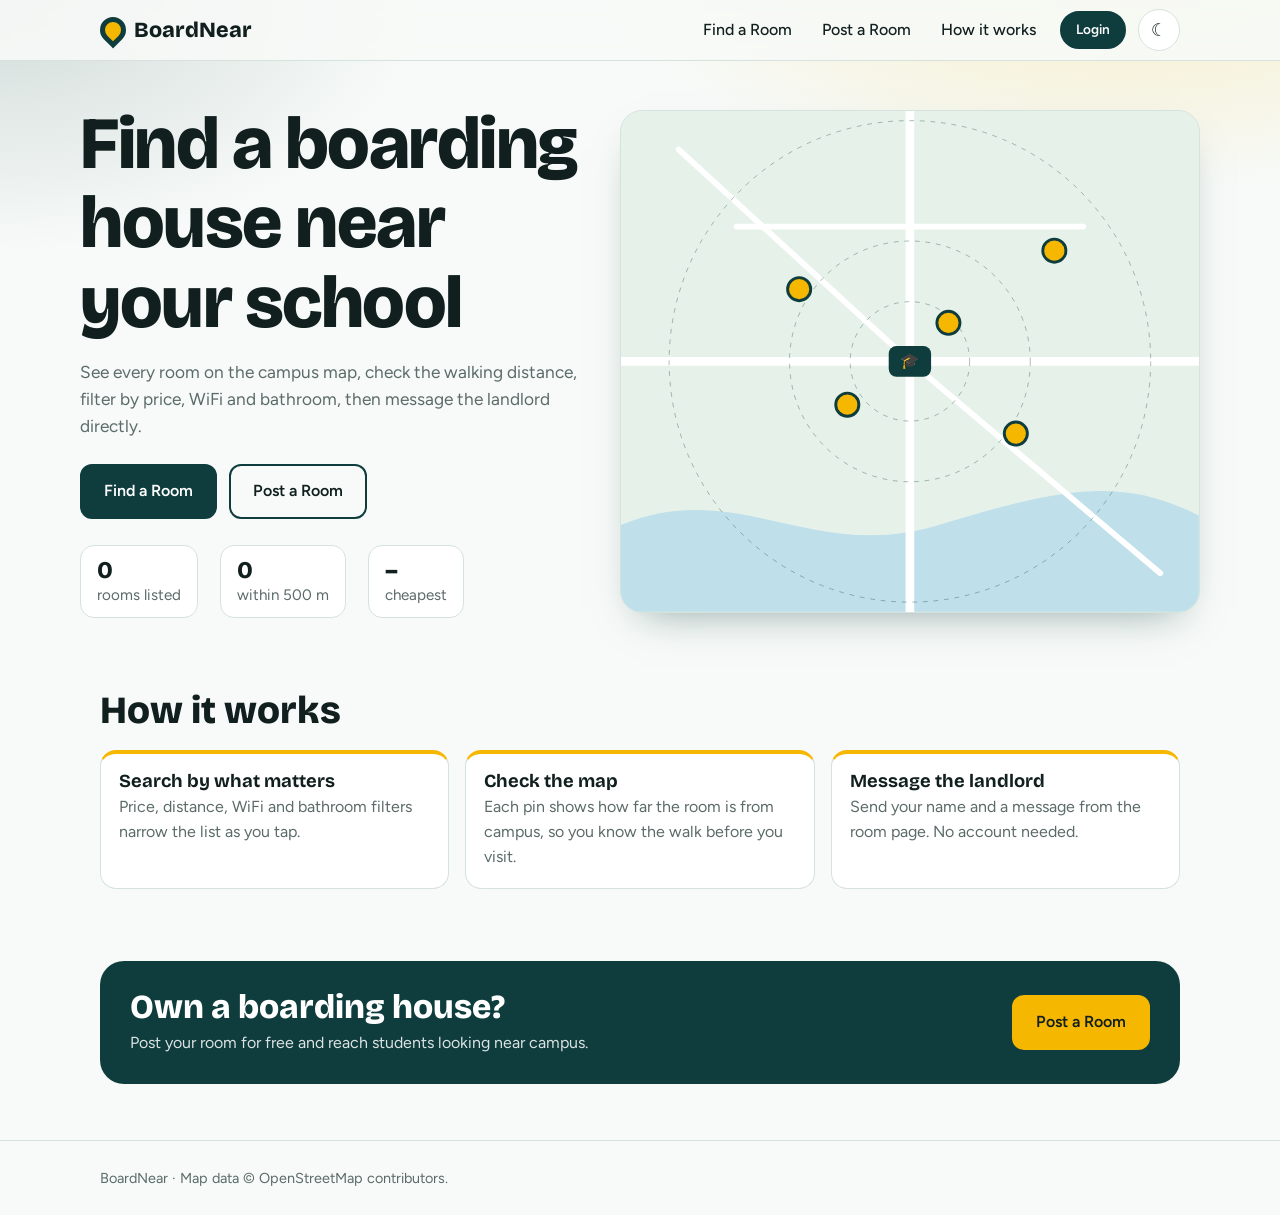
<file: index.html>
<!DOCTYPE html>
<html lang="en">
<head>
<meta charset="utf-8">
<meta name="viewport" content="width=device-width, initial-scale=1, viewport-fit=cover">
<title>BoardNear – Find a boarding house near your school</title>
<link rel="preconnect" href="https://fonts.googleapis.com">
<link href="https://fonts.googleapis.com/css2?family=Bricolage+Grotesque:wght@600;800&family=Figtree:wght@400;500;600&display=swap" rel="stylesheet">
<script src="https://accounts.google.com/gsi/client" async defer></script>
<link rel="stylesheet" href="style.css">
</head>
<body data-page="home">
<header><div class="wrap bar">
<a class="logo" href="index.html"><i></i>BoardNear</a>
<nav id="nav" aria-label="Main"><a href="find.html">Find a Room</a><a href="post.html">Post a Room</a><a href="index.html#how">How it works</a></nav>
<div id="auth"></div>
<button class="ib" id="theme" aria-label="Switch light or dark mode">☾</button>
<button class="ib" id="menuBtn" aria-label="Open menu" aria-expanded="false">☰</button>
</div></header>

<main>
<div class="wrap hero">
 <div>
  <h1>Find a boarding house near your school</h1>
  <p>See every room on the campus map, check the walking distance, filter by price, WiFi and bathroom, then message the landlord directly.</p>
  <div class="cta"><a class="btn pri" href="find.html">Find a Room</a><a class="btn" href="post.html">Post a Room</a></div>
  <div class="stats"><div><b id="sCount">0</b>rooms listed</div><div><b id="sNear">0</b>within 500 m</div><div><b id="sMin">–</b>cheapest</div></div>
 </div>
 <div class="mapbox heroimg"><svg viewBox="0 0 600 520" role="img" aria-label="Illustration: boarding houses around a school">
<rect width="600" height="520" fill="var(--land)"/>
<path d="M0 430 C120 380 200 470 330 430 S520 380 600 420 V520 H0Z" fill="var(--water)"/>
<g stroke="var(--road)" stroke-width="9" fill="none" stroke-linecap="round"><path d="M0 260 H600"/><path d="M300 0 V520"/><path d="M60 40 L300 260 L560 480" stroke-width="6"/><path d="M120 120 H480" stroke-width="6"/></g>
<g fill="none" stroke="var(--pine)" stroke-opacity=".35" stroke-dasharray="5 6"><circle cx="300" cy="260" r="62"/><circle cx="300" cy="260" r="125"/><circle cx="300" cy="260" r="250"/></g>
<g fill="var(--sun)" stroke="var(--pine)" stroke-width="3"><circle cx="340" cy="220" r="12"/><circle cx="235" cy="305" r="12"/><circle cx="410" cy="335" r="12"/><circle cx="185" cy="185" r="12"/><circle cx="450" cy="145" r="12"/></g>
<g transform="translate(300 260)"><rect x="-22" y="-16" width="44" height="32" rx="8" fill="var(--pine)"/><text y="5" text-anchor="middle" font-size="16">🎓</text></g>
</svg></div>
</div>

<section id="how"><div class="wrap">
 <div class="head"><h2>How it works</h2></div>
 <div class="how">
  <div><h3>Search by what matters</h3><p>Price, distance, WiFi and bathroom filters narrow the list as you tap.</p></div>
  <div><h3>Check the map</h3><p>Each pin shows how far the room is from campus, so you know the walk before you visit.</p></div>
  <div><h3>Message the landlord</h3><p>Send your name and a message from the room page. No account needed.</p></div>
 </div>
</div></section>
<section><div class="wrap"><div class="band"><div><h2>Own a boarding house?</h2><p>Post your room for free and reach students looking near campus.</p></div><a class="btn" href="post.html">Post a Room</a></div></div></section>
</main>

<footer><div class="wrap">BoardNear · Map data © OpenStreetMap contributors.</div></footer>
<div class="toast" id="toast" role="status"></div>
<script src="script.js"></script>
</body>
</html>
</file>
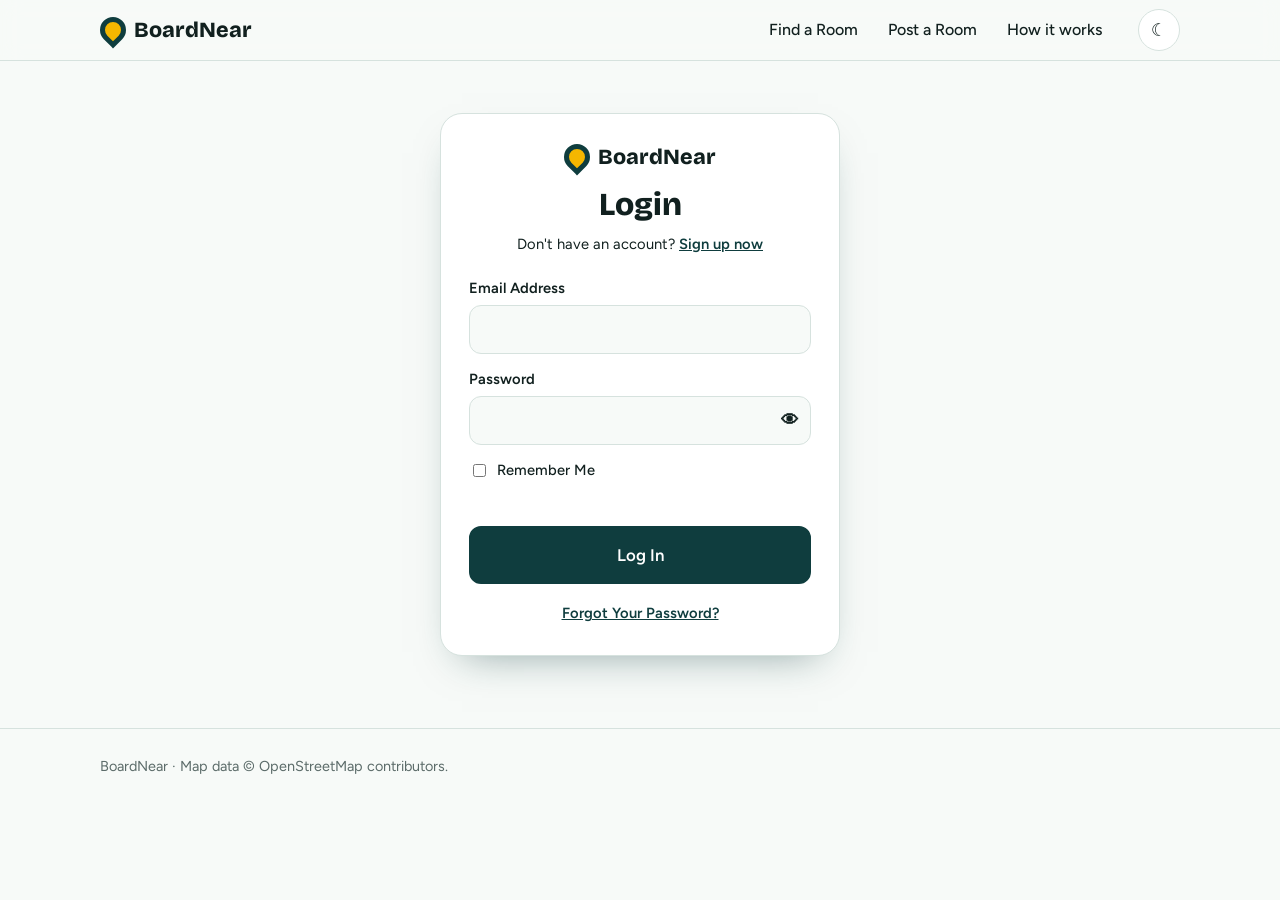
<file: login.html>
<!DOCTYPE html>
<html lang="en">
<head>
<meta charset="utf-8">
<meta name="viewport" content="width=device-width, initial-scale=1, viewport-fit=cover">
<title>Login – BoardNear</title>
<link rel="preconnect" href="https://fonts.googleapis.com">
<link href="https://fonts.googleapis.com/css2?family=Bricolage+Grotesque:wght@600;800&family=Figtree:wght@400;500;600&display=swap" rel="stylesheet">
<script src="https://accounts.google.com/gsi/client" async defer></script>
<link rel="stylesheet" href="style.css">
</head>
<body data-page="login">
<header><div class="wrap bar">
<a class="logo" href="index.html"><i></i>BoardNear</a>
<nav id="nav" aria-label="Main"><a href="find.html">Find a Room</a><a href="post.html">Post a Room</a><a href="index.html#how">How it works</a></nav>
<div id="auth"></div>
<button class="ib" id="theme" aria-label="Switch light or dark mode">☾</button>
<button class="ib" id="menuBtn" aria-label="Open menu" aria-expanded="false">☰</button>
</div></header>

<main><section><div class="wrap">
 <div class="authcard" id="authCard">
  <a class="logo" href="index.html"><i></i>BoardNear</a>
  <h1 id="aTitle">Login</h1>
  <p class="sub" id="aSub"></p>
  <form id="authForm" novalidate>
   <label id="fName" hidden>Full Name<input type="text" id="aName" autocomplete="name"></label>
   <label>Email Address<input type="email" id="aEmail" autocomplete="email" inputmode="email"></label>
   <label><span id="passLbl">Password</span><span class="pw"><input type="password" id="aPass" autocomplete="current-password"><button type="button" class="eye" id="aEye" aria-label="Show password">👁</button></span></label>
   <label id="fConf" hidden>Confirm Password<input type="password" id="aConf" autocomplete="new-password"></label>
   <label class="rem" id="fRem"><input type="checkbox" id="aRem"> Remember Me</label>
   <p class="meta" id="aNote" hidden>This demo resets passwords for accounts made on this device only.</p>
   <p class="err" id="aErr" role="alert"></p>
   <button class="btn pri full" id="aBtn" type="submit">Log In</button>
  </form>
  <p class="forgot" id="forgotRow"><a href="#" data-mode="forgot">Forgot Your Password?</a></p>
  <div id="gWrap"><div class="or"><span>or</span></div><div id="gBtn"></div></div>
 </div>
</div></section></main>

<footer><div class="wrap">BoardNear · Map data © OpenStreetMap contributors.</div></footer>
<div class="toast" id="toast" role="status"></div>
<script src="script.js"></script>
</body>
</html>
</file>
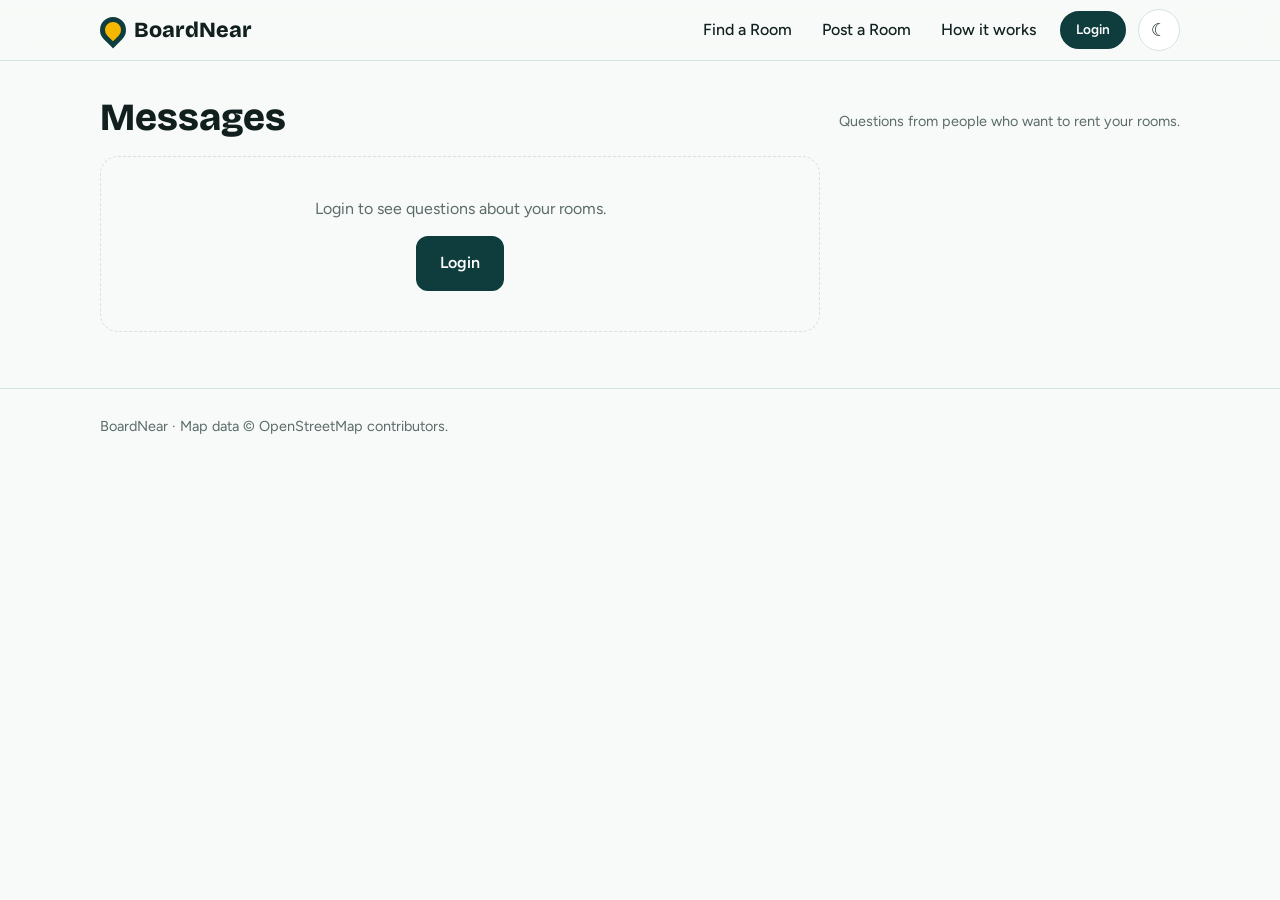
<file: messages.html>
<!DOCTYPE html>
<html lang="en">
<head>
<meta charset="utf-8">
<meta name="viewport" content="width=device-width, initial-scale=1, viewport-fit=cover">
<title>Messages – BoardNear</title>
<link rel="preconnect" href="https://fonts.googleapis.com">
<link href="https://fonts.googleapis.com/css2?family=Bricolage+Grotesque:wght@600;800&family=Figtree:wght@400;500;600&display=swap" rel="stylesheet">
<script src="https://accounts.google.com/gsi/client" async defer></script>
<link rel="stylesheet" href="style.css">
</head>
<body data-page="messages">
<header><div class="wrap bar">
<a class="logo" href="index.html"><i></i>BoardNear</a>
<nav id="nav" aria-label="Main"><a href="find.html">Find a Room</a><a href="post.html">Post a Room</a><a href="index.html#how">How it works</a></nav>
<div id="auth"></div>
<button class="ib" id="theme" aria-label="Switch light or dark mode">☾</button>
<button class="ib" id="menuBtn" aria-label="Open menu" aria-expanded="false">☰</button>
</div></header>

<main><section><div class="wrap">
 <div class="head"><h2>Messages</h2><span class="meta">Questions from people who want to rent your rooms.</span></div>
 <div class="msgs" id="msgList"></div>
</div></section></main>

<footer><div class="wrap">BoardNear · Map data © OpenStreetMap contributors.</div></footer>
<div class="toast" id="toast" role="status"></div>
<script src="script.js"></script>
</body>
</html>
</file>
<file: style.css>
:root{--bg:#f7faf8;--surface:#fff;--ink:#11201f;--muted:#5b6b69;--line:#d6e2de;--pine:#0f3d3e;--pine-ink:#fff;--sun:#f5b700;--land:#e6f1ea;--road:#fff;--water:#bfe0ea;--err:#b3261e;
box-sizing:border-box;padding-top:env(safe-area-inset-top,0px);padding-bottom:env(safe-area-inset-bottom,0px)}
@media (prefers-color-scheme:dark){:root:not([data-theme="light"]){--bg:#0c1615;--surface:#13221f;--ink:#e8f2ef;--muted:#9bb0ab;--line:#26403b;--pine:#7fd1b9;--pine-ink:#08201b;--land:#162a26;--road:#22403a;--water:#1b3d4a;--err:#ff8a80;color-scheme:dark}}
:root[data-theme="dark"]{--bg:#0c1615;--surface:#13221f;--ink:#e8f2ef;--muted:#9bb0ab;--line:#26403b;--pine:#7fd1b9;--pine-ink:#08201b;--land:#162a26;--road:#22403a;--water:#1b3d4a;--err:#ff8a80;color-scheme:dark}
html{scroll-behavior:smooth;scroll-padding-top:70px;height:auto}
*{box-sizing:border-box}
body{margin:0;background:var(--bg);color:var(--ink);font:400 16px/1.55 Figtree,system-ui,-apple-system,"Segoe UI",sans-serif}
h1,h2,h3{font-family:"Bricolage Grotesque",Figtree,system-ui,sans-serif;line-height:1.08;margin:0}
a{color:inherit}
button,input,textarea,select{font:inherit;color:inherit}
:focus-visible{outline:3px solid var(--sun);outline-offset:2px}
.wrap{max-width:1120px;margin:0 auto;padding:0 20px}
header{position:sticky;top:0;z-index:20;background:color-mix(in srgb,var(--bg) 88%,transparent);backdrop-filter:blur(10px);border-bottom:1px solid var(--line)}
.bar{display:flex;align-items:center;gap:12px;height:60px}
.logo{font:800 1.35rem "Bricolage Grotesque",sans-serif;text-decoration:none;display:flex;align-items:center;gap:8px;margin-right:auto}
.logo i{width:26px;height:26px;border-radius:50% 50% 50% 0;transform:rotate(-45deg);background:var(--sun);display:inline-block;border:5px solid var(--pine)}
nav{display:flex;gap:6px}
nav a{padding:8px 12px;border-radius:99px;text-decoration:none;font-weight:500}
nav a:hover{background:var(--land)}
.ib{width:42px;height:42px;border-radius:50%;border:1.5px solid var(--line);background:var(--surface);cursor:pointer;font-size:1.1rem}
#menuBtn{display:none}
.btn{display:inline-flex;align-items:center;justify-content:center;gap:8px;padding:13px 22px;border-radius:12px;border:2px solid var(--pine);background:transparent;font-weight:600;cursor:pointer;text-decoration:none;transition:transform .15s}
.btn:active{transform:scale(.97)}
.btn.pri{background:var(--pine);color:var(--pine-ink)}
.hero{display:grid;grid-template-columns:1fr 1.15fr;gap:36px;align-items:center;padding:44px 0 36px}
.hero h1{font-size:clamp(2.3rem,6vw,4rem);font-weight:800;letter-spacing:-.02em}
.hero p{color:var(--muted);max-width:46ch;margin:16px 0 24px;font-size:1.08rem}
.cta{display:flex;gap:12px;flex-wrap:wrap}
.stats{display:flex;gap:22px;margin-top:26px;color:var(--muted);font-size:.95rem}
.stats b{display:block;font:800 1.5rem "Bricolage Grotesque",sans-serif;color:var(--ink)}
.mapbox{position:relative;isolation:isolate;border:1.5px solid var(--line);border-radius:22px;overflow:hidden;background:var(--land);box-shadow:0 18px 40px -22px rgba(15,61,62,.5)}
#map{width:100%;height:440px;z-index:0}
.legend{z-index:500;position:absolute;left:12px;bottom:12px;background:var(--surface);border:1px solid var(--line);border-radius:10px;padding:6px 10px;font-size:.8rem;color:var(--muted)}
section{padding:36px 0}
.head{display:flex;flex-wrap:wrap;align-items:end;justify-content:space-between;gap:14px;margin-bottom:18px}
.head h2{font-size:clamp(1.7rem,4vw,2.4rem);font-weight:800}
.chips{display:flex;gap:8px;flex-wrap:wrap;margin-bottom:18px;align-items:center}
.chip{padding:8px 16px;border-radius:99px;border:1.5px solid var(--pine);background:transparent;cursor:pointer;font-weight:500}
.chip[aria-pressed="true"]{background:var(--pine);color:var(--pine-ink)}
select.chip{appearance:none;background:var(--surface);padding-right:16px}
.grid{display:grid;grid-template-columns:repeat(auto-fill,minmax(310px,1fr));gap:16px}
.card{display:grid;grid-template-columns:112px 1fr auto;gap:14px;align-items:center;background:var(--surface);border:1.5px solid var(--line);border-radius:18px;padding:12px;cursor:pointer;transition:border-color .15s,transform .15s}
.card:hover,.card.on{border-color:var(--pine)}
.card h3{font-size:1.15rem}
.photo{border-radius:12px;display:grid;place-items:center;font-size:2.2rem;background-size:cover;background-position:center;aspect-ratio:1}
.meta{color:var(--muted);font-size:.9rem;margin:2px 0 6px}
.price{font-weight:600}
.tag{display:inline-block;font-size:.75rem;padding:2px 8px;border-radius:99px;background:var(--land);margin-right:4px}
.heart{border:0;background:none;font-size:1.5rem;cursor:pointer;align-self:start;color:var(--muted);padding:4px}
.heart[aria-pressed="true"]{color:#e0245e}
.empty{grid-column:1/-1;text-align:center;color:var(--muted);padding:40px 10px;border:1.5px dashed var(--line);border-radius:18px}
.how{display:grid;grid-template-columns:repeat(auto-fit,minmax(220px,1fr));gap:16px}
.how div{border-top:3px solid var(--sun);padding-top:12px}
.how h3{font-size:1.15rem;margin-bottom:4px}
.how p{margin:0;color:var(--muted)}
form.post{max-width:560px;background:var(--surface);border:1.5px solid var(--line);border-radius:20px;padding:22px;display:grid;gap:14px}
label{display:grid;gap:5px;font-weight:600;font-size:.92rem}
input[type=text],input[type=number],textarea{width:100%;padding:12px 14px;border-radius:12px;border:1.5px dashed var(--muted);background:var(--bg)}
input:focus,textarea:focus{border-style:solid;border-color:var(--pine)}
.row{display:flex;gap:16px;flex-wrap:wrap;font-weight:500}
.row label{display:flex;align-items:center;gap:8px;font-weight:500}
.drop{display:grid;place-items:center;min-height:120px;border:1.5px dashed var(--muted);border-radius:12px;background:var(--land);cursor:pointer;color:var(--muted);background-size:cover;background-position:center;text-align:center}
.err{color:var(--err);font-size:.88rem;min-height:1.2em;margin:0}
dialog{width:min(560px,94vw);max-height:92vh;border:0;border-radius:22px;padding:0;background:var(--surface);color:var(--ink);box-shadow:0 30px 80px rgba(0,0,0,.4)}
dialog::backdrop{background:rgba(5,20,18,.6)}
.dh{display:flex;justify-content:space-between;align-items:center;padding:14px 18px;border-bottom:1px solid var(--line)}
.dh h3{font-size:1.1rem}
.db{padding:18px;display:grid;gap:12px}
.big{height:200px;border-radius:14px;display:grid;place-items:center;font-size:4rem;background-size:cover;background-position:center}
.thumbs{display:flex;gap:8px}
.thumbs span{flex:1;height:54px;border-radius:10px;display:grid;place-items:center;font-size:1.4rem;opacity:.9}
.toast{position:fixed;left:50%;bottom:calc(24px + env(safe-area-inset-bottom,0px));transform:translate(-50%,40px);background:var(--pine);color:var(--pine-ink);padding:12px 20px;border-radius:12px;opacity:0;transition:.25s;z-index:50;pointer-events:none;font-weight:600}
.toast.show{opacity:1;transform:translate(-50%,0)}
footer{border-top:1px solid var(--line);padding:26px 0;color:var(--muted);font-size:.9rem}
@media (max-width:820px){.hero{grid-template-columns:1fr;padding-top:26px}#menuBtn{display:block}
nav{display:none;position:absolute;top:60px;left:0;right:0;flex-direction:column;background:var(--bg);border-bottom:1px solid var(--line);padding:10px 20px}
nav.open{display:flex}.card{grid-template-columns:92px 1fr auto}}
@media (prefers-reduced-motion:reduce){*{transition:none!important;scroll-behavior:auto!important}}
nav a[aria-current="page"]{background:var(--land)}
.heroimg svg{display:block;width:100%;height:auto}
.findmap{margin-bottom:22px}

/* ---- Improved look ---- */
body[data-page="home"]{background:radial-gradient(900px 420px at 88% -5%,rgba(245,183,0,.22),transparent 60%),radial-gradient(700px 420px at 0% 0%,color-mix(in srgb,var(--pine) 16%,transparent),transparent 60%),var(--bg)}
.hero h1{font-size:clamp(2.6rem,7vw,4.6rem)}
.stats>div{background:var(--surface);border:1.5px solid var(--line);border-radius:14px;padding:10px 16px}
.how div{background:var(--surface);border:1.5px solid var(--line);border-top:4px solid var(--sun);border-radius:16px;padding:18px}
.grid{grid-template-columns:repeat(auto-fill,minmax(270px,1fr));gap:18px}
.card{display:block;padding:0;overflow:hidden;position:relative}
.card:hover{transform:translateY(-3px)}
.card .photo{border-radius:0;aspect-ratio:16/10;font-size:3.2rem;position:relative}
.cbody{padding:14px 16px 16px}
.heart{position:absolute;top:10px;right:10px;width:40px;height:40px;border-radius:50%;background:var(--surface);display:grid;place-items:center;font-size:1.25rem;padding:0;box-shadow:0 2px 8px rgba(0,0,0,.25)}
.badge{position:absolute;left:10px;bottom:10px;background:var(--surface);color:var(--ink);border-radius:99px;padding:3px 11px;font:600 .8rem Figtree,sans-serif}
.band{display:flex;align-items:center;justify-content:space-between;gap:18px;flex-wrap:wrap;background:var(--pine);color:var(--pine-ink);border-radius:24px;padding:28px 30px}
.band h2{font-size:clamp(1.5rem,3.5vw,2.1rem);font-weight:800}
.band p{margin:6px 0 0;opacity:.85}
.band .btn{background:var(--sun);border-color:var(--sun);color:#11201f}
footer{margin-top:20px}
.del{margin-top:12px;width:100%;padding:8px;border-radius:10px;border:1.5px solid var(--err);background:transparent;color:var(--err);font-weight:600;cursor:pointer}
.del:hover{background:var(--err);color:#fff}
.lbl{font-weight:600;font-size:.92rem;margin-bottom:6px}
.pickmap{position:relative;isolation:isolate;border:1.5px solid var(--line);border-radius:12px;overflow:hidden}
#pick{height:300px;width:100%;z-index:0}

/* ---- Login ---- */
#auth{display:flex;align-items:center;gap:8px}
.avatar{width:34px;height:34px;border-radius:50%;border:1.5px solid var(--line);object-fit:cover}
.uname{font-weight:600;font-size:.9rem;max-width:130px;overflow:hidden;text-overflow:ellipsis;white-space:nowrap}
.btn.so{padding:6px 14px;border-radius:99px;font-size:.85rem}
.gate{max-width:560px;background:var(--surface);border:1.5px solid var(--line);border-radius:20px;padding:26px;text-align:center}
.gate h3{font-size:1.4rem;margin-bottom:8px}
.gate p{color:var(--muted);margin:0}
@media (max-width:820px){.uname{display:none}}

/* ---- Login page ---- */
input[type=email],input[type=password]{width:100%;padding:12px 14px;border-radius:12px;border:1.5px solid var(--line);background:var(--bg)}
input[type=email]:focus,input[type=password]:focus{border-color:var(--pine)}
.avatar.ini{display:grid;place-items:center;background:var(--pine);color:var(--pine-ink);font-weight:700}
.authcard{max-width:400px;margin:16px auto;background:var(--surface);border:1.5px solid var(--line);border-radius:22px;padding:30px 28px;text-align:center;box-shadow:0 18px 40px -22px rgba(15,61,62,.5)}
.authcard .logo{justify-content:center;margin:0 0 18px}
.authcard h1{font-size:2rem;font-weight:800}
.authcard .sub{margin:10px 0 22px;font-size:.92rem}
.authcard a:not(.logo){color:var(--pine);font-weight:600}
.authcard form{display:grid;gap:14px;text-align:left}
.pw{position:relative;display:block}
.pw input{padding-right:46px}
.eye{position:absolute;right:6px;top:50%;transform:translateY(-50%);border:0;background:none;cursor:pointer;font-size:1.1rem;padding:6px}
label.rem{display:flex;align-items:center;gap:8px;font-weight:500}
.btn.full{width:100%;padding:14px;font-size:1.05rem}
.forgot{margin:18px 0 0;font-size:.92rem}
.or{display:flex;align-items:center;gap:12px;color:var(--muted);font-size:.85rem;margin:22px 0 14px}
.or::before,.or::after{content:"";flex:1;height:1px;background:var(--line)}
#gBtn{display:flex;justify-content:center;min-height:44px}
[hidden]{display:none!important}

/* ---- Messages ---- */
.qs{display:flex;gap:6px;flex-wrap:wrap}
.qs .chip{padding:5px 12px;font-size:.85rem}
.msgs{display:grid;gap:14px;max-width:720px}
.msg{background:var(--surface);border:1.5px solid var(--line);border-radius:16px;padding:16px}
.msg.new{border-color:var(--sun);box-shadow:0 0 0 3px color-mix(in srgb,var(--sun) 30%,transparent)}
.msg p{margin:8px 0 12px}
.mh{display:flex;justify-content:space-between;gap:10px;flex-wrap:wrap}
.macts{display:flex;gap:8px}
@media (max-width:480px){.btn.so{padding:6px 10px}}
</file>
